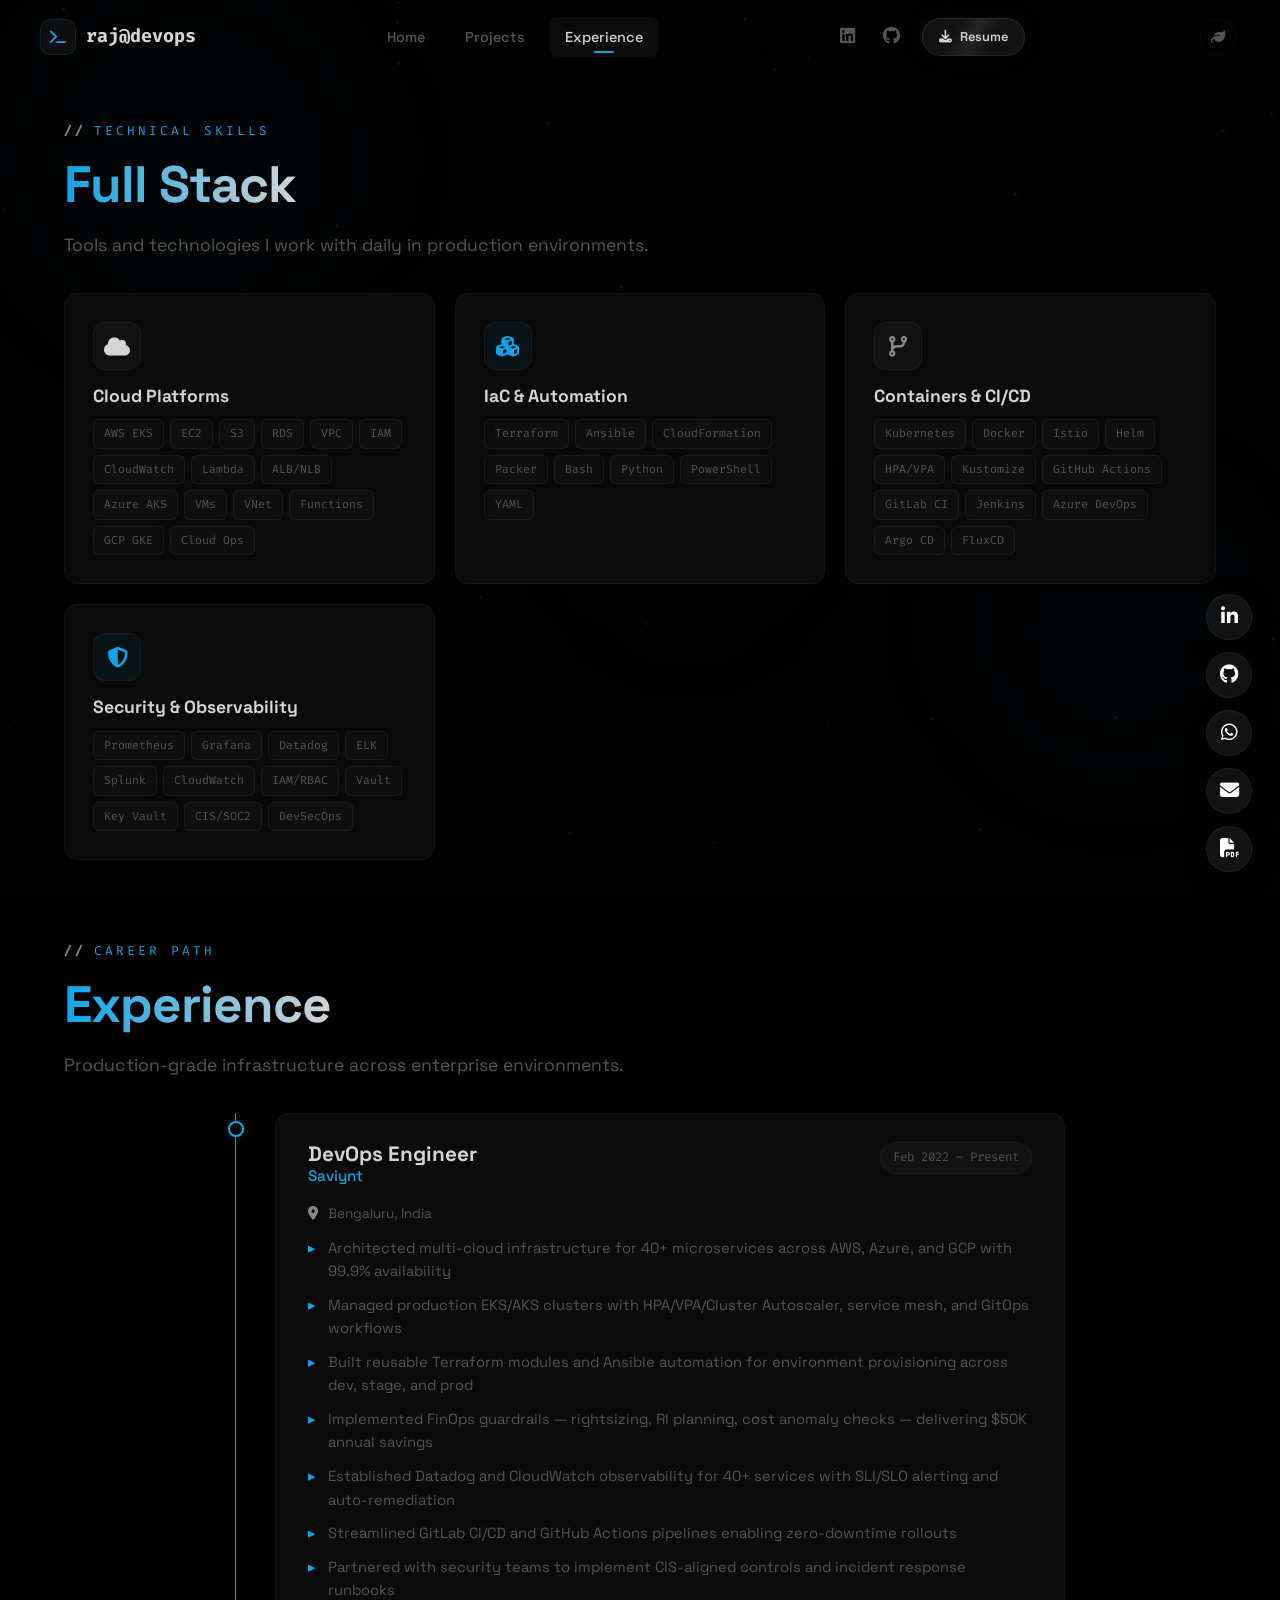
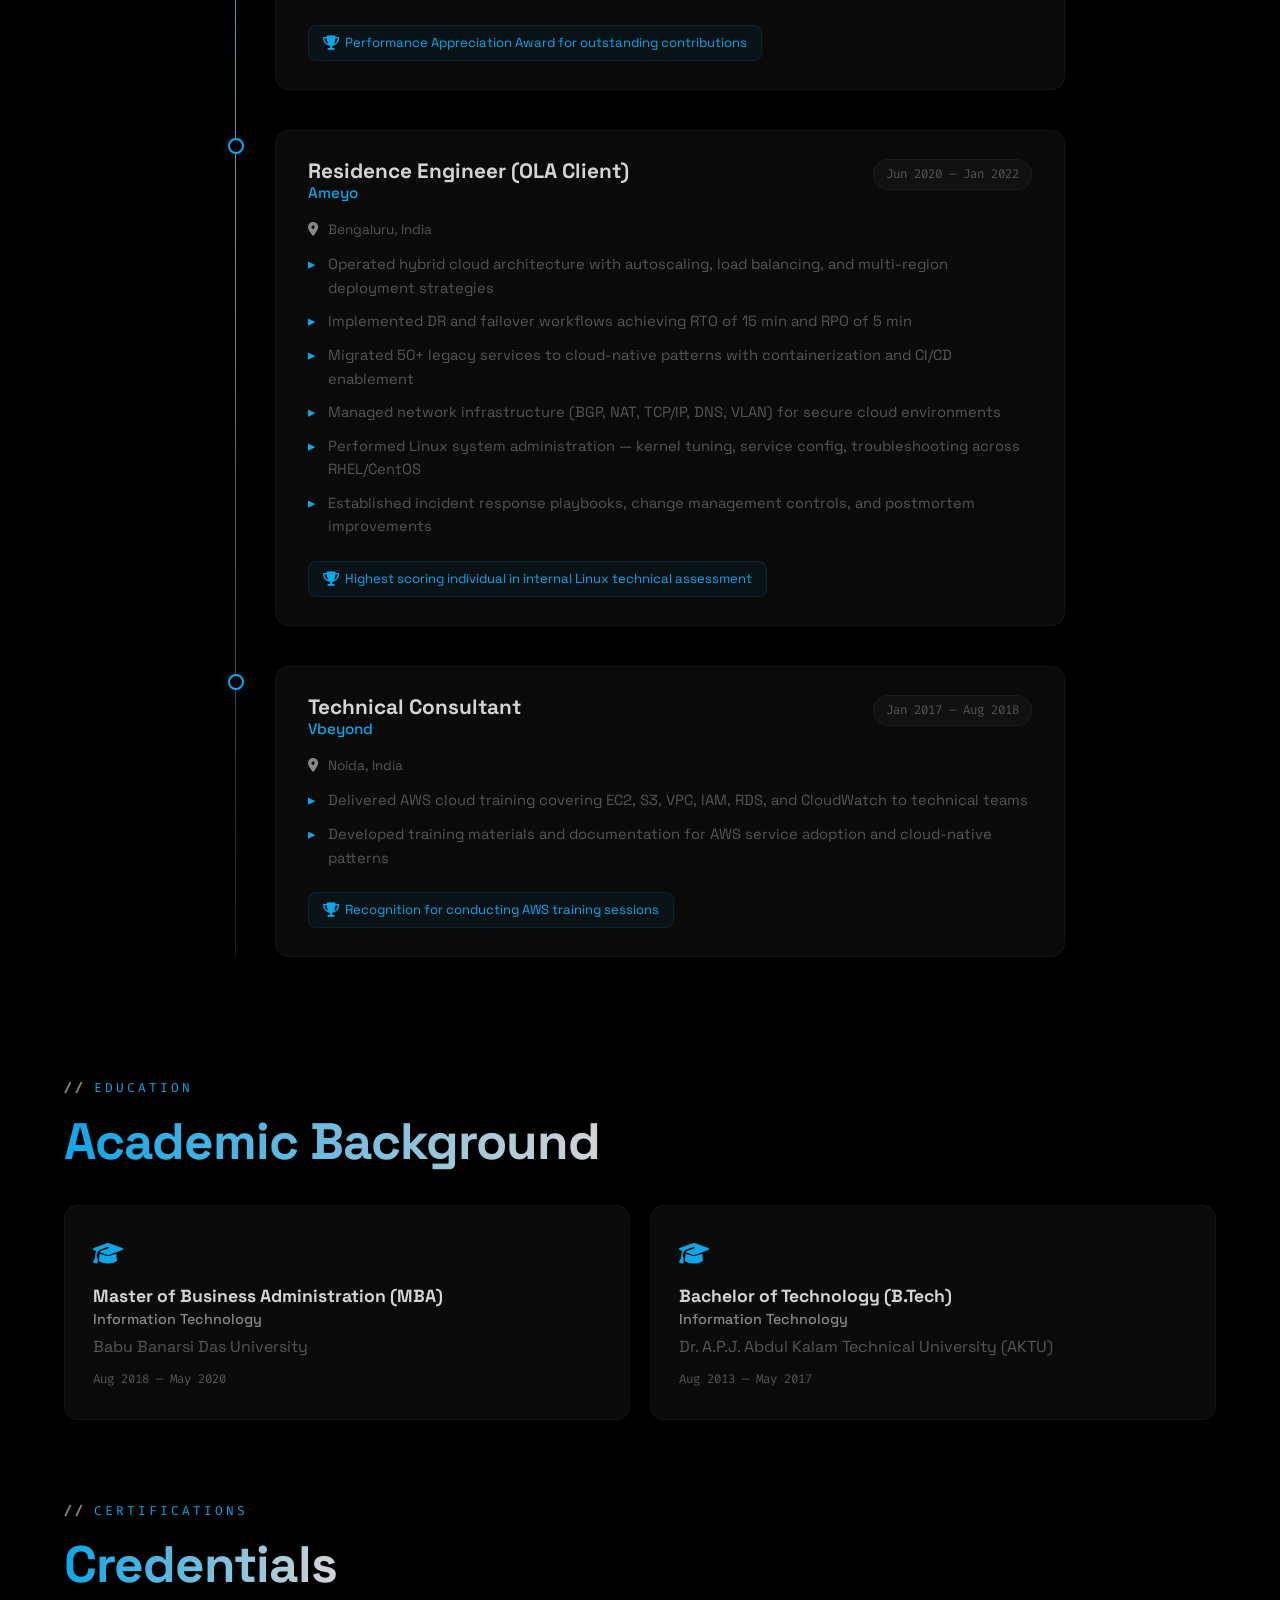
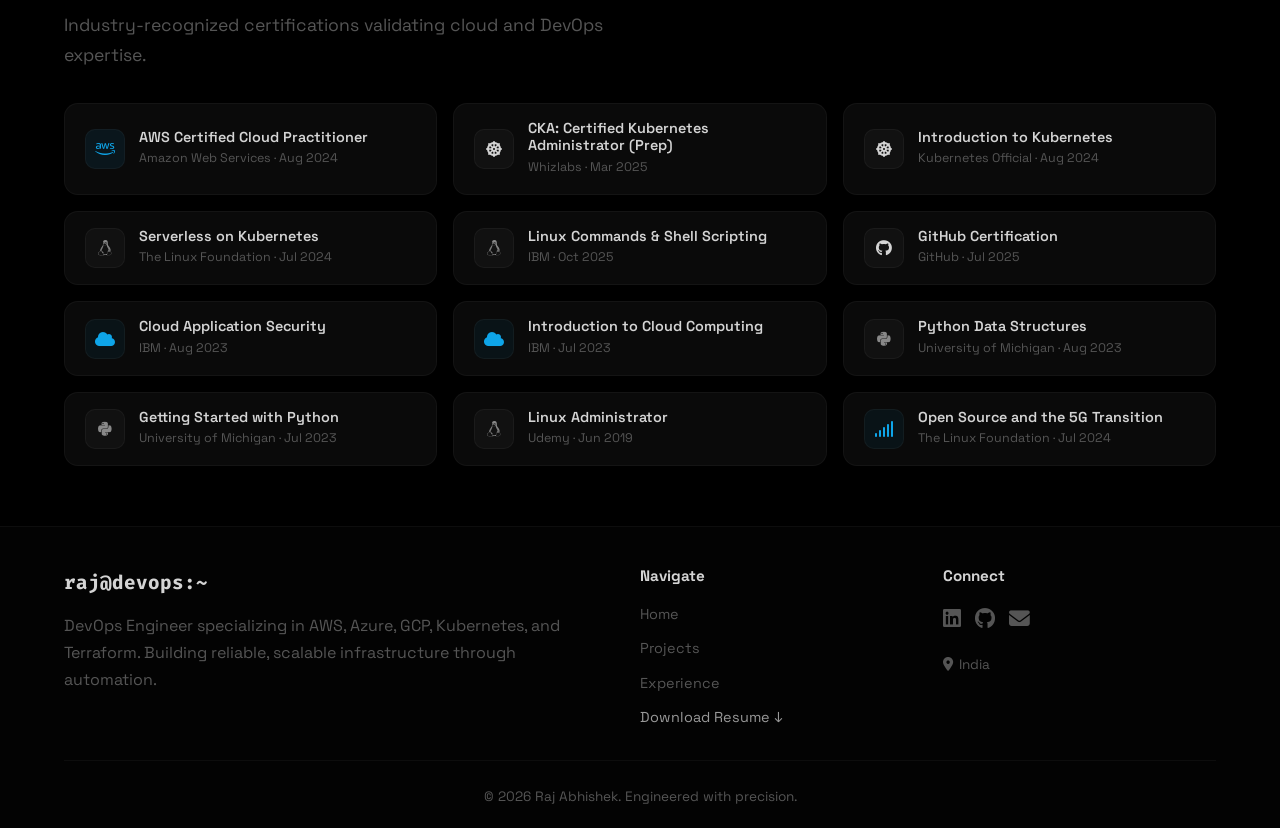
<file: about.html>
<!DOCTYPE html>
<html lang="en">
<head>
  <meta charset="UTF-8">
  <meta name="viewport" content="width=device-width, initial-scale=1.0">
  <meta name="description" content="Raj Abhishek — Experience, Skills, Education &amp; Certifications">
  <title>Experience | Raj Abhishek</title>
  <link rel="icon" href="favicon.svg" type="image/svg+xml">
  <link rel="canonical" href="https://rajcommit.github.io/portfolio-devops/about.html">
  <meta property="og:type" content="website">
  <meta property="og:title" content="Experience | Raj Abhishek">
  <meta property="og:description" content="DevOps experience, technical skills, education, and certifications — Raj Abhishek.">
  <meta property="og:url" content="https://rajcommit.github.io/portfolio-devops/about.html">
  <meta name="twitter:card" content="summary">
  <meta name="twitter:title" content="Experience | Raj Abhishek">
  <meta name="twitter:description" content="DevOps experience, technical skills, education, and certifications — Raj Abhishek.">
  <script type="application/ld+json">
  {"@context":"https://schema.org","@type":"Person","name":"Raj Abhishek","jobTitle":"DevOps Engineer","url":"https://rajcommit.github.io/portfolio-devops/","sameAs":["https://linkedin.com/in/raj-abhishek-devops","https://github.com/Rajcommit"],"email":"raj.vbeyond@gmail.com"}
  </script>
  <link rel="preconnect" href="https://fonts.googleapis.com">
  <link rel="preconnect" href="https://fonts.gstatic.com" crossorigin>
  <link rel="preconnect" href="https://cdnjs.cloudflare.com">
  <link rel="stylesheet" href="https://cdnjs.cloudflare.com/ajax/libs/font-awesome/6.5.0/css/all.min.css">
  <link rel="stylesheet" href="style.css">
</head>
<body>
  <a href="#main-content" class="skip-link">Skip to content</a>
  <div class="orb orb-1" aria-hidden="true"></div>
  <div class="orb orb-2" aria-hidden="true"></div>
  <div class="orb orb-3" aria-hidden="true"></div>

  <div class="mobile-nav">
    <button type="button" class="close-btn" aria-label="Close menu"><i class="fas fa-times"></i></button>
    <a href="index.html">Home</a>
    <a href="projects.html">Projects</a>
    <a href="about.html">Experience</a>
    <a href="resume.pdf" download="Raj-Abhishek-DevOps-Resume.pdf">Resume</a>
  </div>

  <header class="navbar">
    <div class="container navbar-inner">
      <a href="index.html" class="brand">
        <div class="brand-icon"><i class="fas fa-terminal"></i></div>
        raj@devops
      </a>
      <nav class="nav-links">
        <a href="index.html">Home</a>
        <a href="projects.html">Projects</a>
        <a href="about.html" class="active">Experience</a>
      </nav>
      <div class="nav-actions">
        <a href="https://linkedin.com/in/raj-abhishek-devops" target="_blank" rel="noopener noreferrer" class="nav-social" aria-label="LinkedIn"><i class="fab fa-linkedin"></i></a>
        <a href="https://github.com/Rajcommit" target="_blank" rel="noopener noreferrer" class="nav-social" aria-label="GitHub"><i class="fab fa-github"></i></a>
        <a href="resume.pdf" download="Raj-Abhishek-DevOps-Resume.pdf" class="btn btn-glow btn-sm"><i class="fas fa-download"></i> Resume</a>
      </div>
      <button type="button" class="theme-toggle" aria-label="Toggle theme"><i class="fas fa-leaf"></i></button>
      <button type="button" class="mobile-toggle" aria-label="Open menu"><i class="fas fa-bars"></i></button>
    </div>
  </header>

  <main id="main-content">
    <!-- Skills -->
    <section class="section" style="padding-top:120px">
      <div class="container">
        <div class="section-label reveal">Technical Skills</div>
        <h2 class="section-title reveal"><span class="gradient-text">Full Stack</span></h2>
        <p class="section-desc reveal">Tools and technologies I work with daily in production environments.</p>
        <div class="skills-grid">
          <div class="glass-card skill-card reveal">
            <div class="skill-icon cloud"><i class="fas fa-cloud"></i></div>
            <h3>Cloud Platforms</h3>
            <div class="skill-tags" style="margin-top:12px">
              <span class="skill-tag">AWS EKS</span><span class="skill-tag">EC2</span><span class="skill-tag">S3</span>
              <span class="skill-tag">RDS</span><span class="skill-tag">VPC</span><span class="skill-tag">IAM</span>
              <span class="skill-tag">CloudWatch</span><span class="skill-tag">Lambda</span><span class="skill-tag">ALB/NLB</span>
              <span class="skill-tag">Azure AKS</span><span class="skill-tag">VMs</span><span class="skill-tag">VNet</span>
              <span class="skill-tag">Functions</span><span class="skill-tag">GCP GKE</span><span class="skill-tag">Cloud Ops</span>
            </div>
          </div>
          <div class="glass-card skill-card reveal delay-1">
            <div class="skill-icon iac"><i class="fas fa-cubes"></i></div>
            <h3>IaC &amp; Automation</h3>
            <div class="skill-tags" style="margin-top:12px">
              <span class="skill-tag">Terraform</span><span class="skill-tag">Ansible</span>
              <span class="skill-tag">CloudFormation</span><span class="skill-tag">Packer</span>
              <span class="skill-tag">Bash</span><span class="skill-tag">Python</span>
              <span class="skill-tag">PowerShell</span><span class="skill-tag">YAML</span>
            </div>
          </div>
          <div class="glass-card skill-card reveal delay-2">
            <div class="skill-icon cicd"><i class="fas fa-code-branch"></i></div>
            <h3>Containers &amp; CI/CD</h3>
            <div class="skill-tags" style="margin-top:12px">
              <span class="skill-tag">Kubernetes</span><span class="skill-tag">Docker</span><span class="skill-tag">Istio</span>
              <span class="skill-tag">Helm</span><span class="skill-tag">HPA/VPA</span><span class="skill-tag">Kustomize</span>
              <span class="skill-tag">GitHub Actions</span><span class="skill-tag">GitLab CI</span>
              <span class="skill-tag">Jenkins</span><span class="skill-tag">Azure DevOps</span>
              <span class="skill-tag">Argo CD</span><span class="skill-tag">FluxCD</span>
            </div>
          </div>
          <div class="glass-card skill-card reveal delay-3">
            <div class="skill-icon security"><i class="fas fa-shield-halved"></i></div>
            <h3>Security &amp; Observability</h3>
            <div class="skill-tags" style="margin-top:12px">
              <span class="skill-tag">Prometheus</span><span class="skill-tag">Grafana</span>
              <span class="skill-tag">Datadog</span><span class="skill-tag">ELK</span>
              <span class="skill-tag">Splunk</span><span class="skill-tag">CloudWatch</span>
              <span class="skill-tag">IAM/RBAC</span><span class="skill-tag">Vault</span>
              <span class="skill-tag">Key Vault</span><span class="skill-tag">CIS/SOC2</span><span class="skill-tag">DevSecOps</span>
            </div>
          </div>
        </div>
      </div>
    </section>

    <!-- Experience -->
    <section class="section" style="padding-top:20px">
      <div class="container">
        <div class="section-label reveal">Career Path</div>
        <h2 class="section-title reveal"><span class="gradient-text">Experience</span></h2>
        <p class="section-desc reveal">Production-grade infrastructure across enterprise environments.</p>

        <div class="timeline">
          <!-- Saviynt -->
          <div class="tl-item reveal">
            <div class="tl-dot"></div>
            <div class="glass-card tl-card">
              <div class="tl-header">
                <div>
                  <h3>DevOps Engineer</h3>
                  <h4>Saviynt</h4>
                </div>
                <span class="tl-date">Feb 2022 — Present</span>
              </div>
              <p class="tl-location"><i class="fas fa-map-marker-alt"></i> Bengaluru, India</p>
              <ul>
                <li>Architected multi-cloud infrastructure for 40+ microservices across AWS, Azure, and GCP with 99.9% availability</li>
                <li>Managed production EKS/AKS clusters with HPA/VPA/Cluster Autoscaler, service mesh, and GitOps workflows</li>
                <li>Built reusable Terraform modules and Ansible automation for environment provisioning across dev, stage, and prod</li>
                <li>Implemented FinOps guardrails — rightsizing, RI planning, cost anomaly checks — delivering $50K annual savings</li>
                <li>Established Datadog and CloudWatch observability for 40+ services with SLI/SLO alerting and auto-remediation</li>
                <li>Streamlined GitLab CI/CD and GitHub Actions pipelines enabling zero-downtime rollouts</li>
                <li>Partnered with security teams to implement CIS-aligned controls and incident response runbooks</li>
              </ul>
              <div class="tl-award"><i class="fas fa-trophy"></i> Performance Appreciation Award for outstanding contributions</div>
            </div>
          </div>

          <!-- Ameyo -->
          <div class="tl-item reveal">
            <div class="tl-dot"></div>
            <div class="glass-card tl-card">
              <div class="tl-header">
                <div>
                  <h3>Residence Engineer (OLA Client)</h3>
                  <h4>Ameyo</h4>
                </div>
                <span class="tl-date">Jun 2020 — Jan 2022</span>
              </div>
              <p class="tl-location"><i class="fas fa-map-marker-alt"></i> Bengaluru, India</p>
              <ul>
                <li>Operated hybrid cloud architecture with autoscaling, load balancing, and multi-region deployment strategies</li>
                <li>Implemented DR and failover workflows achieving RTO of 15 min and RPO of 5 min</li>
                <li>Migrated 50+ legacy services to cloud-native patterns with containerization and CI/CD enablement</li>
                <li>Managed network infrastructure (BGP, NAT, TCP/IP, DNS, VLAN) for secure cloud environments</li>
                <li>Performed Linux system administration — kernel tuning, service config, troubleshooting across RHEL/CentOS</li>
                <li>Established incident response playbooks, change management controls, and postmortem improvements</li>
              </ul>
              <div class="tl-award"><i class="fas fa-trophy"></i> Highest scoring individual in internal Linux technical assessment</div>
            </div>
          </div>

          <!-- Vbeyond -->
          <div class="tl-item reveal">
            <div class="tl-dot"></div>
            <div class="glass-card tl-card">
              <div class="tl-header">
                <div>
                  <h3>Technical Consultant</h3>
                  <h4>Vbeyond</h4>
                </div>
                <span class="tl-date">Jan 2017 — Aug 2018</span>
              </div>
              <p class="tl-location"><i class="fas fa-map-marker-alt"></i> Noida, India</p>
              <ul>
                <li>Delivered AWS cloud training covering EC2, S3, VPC, IAM, RDS, and CloudWatch to technical teams</li>
                <li>Developed training materials and documentation for AWS service adoption and cloud-native patterns</li>
              </ul>
              <div class="tl-award"><i class="fas fa-trophy"></i> Recognition for conducting AWS training sessions</div>
            </div>
          </div>
        </div>
      </div>
    </section>

    <!-- Education -->
    <section class="section" style="padding-top:20px">
      <div class="container">
        <div class="section-label reveal">Education</div>
        <h2 class="section-title reveal"><span class="gradient-text">Academic Background</span></h2>
        <div class="edu-grid" style="margin-top:32px">
          <div class="glass-card edu-card reveal">
            <div class="edu-icon"><i class="fas fa-graduation-cap"></i></div>
            <h3>Master of Business Administration (MBA)</h3>
            <h4>Information Technology</h4>
            <p style="margin-bottom:4px">Babu Banarsi Das University</p>
            <span class="edu-date">Aug 2018 — May 2020</span>
          </div>
          <div class="glass-card edu-card reveal delay-1">
            <div class="edu-icon"><i class="fas fa-graduation-cap"></i></div>
            <h3>Bachelor of Technology (B.Tech)</h3>
            <h4>Information Technology</h4>
            <p style="margin-bottom:4px">Dr. A.P.J. Abdul Kalam Technical University (AKTU)</p>
            <span class="edu-date">Aug 2013 — May 2017</span>
          </div>
        </div>
      </div>
    </section>

    <!-- Certifications -->
    <section class="section" style="padding-top:20px">
      <div class="container">
        <div class="section-label reveal">Certifications</div>
        <h2 class="section-title reveal"><span class="gradient-text">Credentials</span></h2>
        <p class="section-desc reveal">Industry-recognized certifications validating cloud and DevOps expertise.</p>
        <div class="certs-grid">
          <div class="glass-card cert-item reveal">
            <div class="cert-badge aws"><i class="fab fa-aws"></i></div>
            <div class="cert-info"><h4>AWS Certified Cloud Practitioner</h4><p>Amazon Web Services · Aug 2024</p></div>
          </div>
          <div class="glass-card cert-item reveal delay-1">
            <div class="cert-badge k8s"><i class="fas fa-dharmachakra"></i></div>
            <div class="cert-info"><h4>CKA: Certified Kubernetes Administrator (Prep)</h4><p>Whizlabs · Mar 2025</p></div>
          </div>
          <div class="glass-card cert-item reveal">
            <div class="cert-badge k8s"><i class="fas fa-dharmachakra"></i></div>
            <div class="cert-info"><h4>Introduction to Kubernetes</h4><p>Kubernetes Official · Aug 2024</p></div>
          </div>
          <div class="glass-card cert-item reveal delay-1">
            <div class="cert-badge linux"><i class="fab fa-linux"></i></div>
            <div class="cert-info"><h4>Serverless on Kubernetes</h4><p>The Linux Foundation · Jul 2024</p></div>
          </div>
          <div class="glass-card cert-item reveal">
            <div class="cert-badge linux"><i class="fab fa-linux"></i></div>
            <div class="cert-info"><h4>Linux Commands &amp; Shell Scripting</h4><p>IBM · Oct 2025</p></div>
          </div>
          <div class="glass-card cert-item reveal delay-1">
            <div class="cert-badge dev"><i class="fab fa-github"></i></div>
            <div class="cert-info"><h4>GitHub Certification</h4><p>GitHub · Jul 2025</p></div>
          </div>
          <div class="glass-card cert-item reveal">
            <div class="cert-badge cloud"><i class="fas fa-cloud"></i></div>
            <div class="cert-info"><h4>Cloud Application Security</h4><p>IBM · Aug 2023</p></div>
          </div>
          <div class="glass-card cert-item reveal delay-1">
            <div class="cert-badge cloud"><i class="fas fa-cloud"></i></div>
            <div class="cert-info"><h4>Introduction to Cloud Computing</h4><p>IBM · Jul 2023</p></div>
          </div>
          <div class="glass-card cert-item reveal">
            <div class="cert-badge lang"><i class="fab fa-python"></i></div>
            <div class="cert-info"><h4>Python Data Structures</h4><p>University of Michigan · Aug 2023</p></div>
          </div>
          <div class="glass-card cert-item reveal delay-1">
            <div class="cert-badge lang"><i class="fab fa-python"></i></div>
            <div class="cert-info"><h4>Getting Started with Python</h4><p>University of Michigan · Jul 2023</p></div>
          </div>
          <div class="glass-card cert-item reveal">
            <div class="cert-badge linux"><i class="fab fa-linux"></i></div>
            <div class="cert-info"><h4>Linux Administrator</h4><p>Udemy · Jun 2019</p></div>
          </div>
          <div class="glass-card cert-item reveal delay-1">
            <div class="cert-badge cloud"><i class="fas fa-signal"></i></div>
            <div class="cert-info"><h4>Open Source and the 5G Transition</h4><p>The Linux Foundation · Jul 2024</p></div>
          </div>
        </div>
      </div>
    </section>
  </main>

  <!-- Floating Actions -->
  <div class="floating-actions" role="complementary" aria-label="Social links">
    <a href="https://linkedin.com/in/raj-abhishek-devops" target="_blank" rel="noopener noreferrer" class="float-btn li" aria-label="LinkedIn"><i class="fab fa-linkedin-in"></i></a>
    <a href="https://github.com/Rajcommit" target="_blank" rel="noopener noreferrer" class="float-btn gh" aria-label="GitHub"><i class="fab fa-github"></i></a>
    <a href="https://wa.me/918429860628" target="_blank" rel="noopener noreferrer" class="float-btn wa" aria-label="WhatsApp"><i class="fab fa-whatsapp"></i></a>
    <a href="mailto:raj.vbeyond@gmail.com" class="float-btn em" aria-label="Email"><i class="fas fa-envelope"></i></a>
    <a href="resume.pdf" download="Raj-Abhishek-DevOps-Resume.pdf" class="float-btn rs" aria-label="Resume"><i class="fas fa-file-pdf"></i></a>
  </div>

  <footer class="footer">
    <div class="container">
      <div class="footer-grid">
        <div>
          <div class="footer-brand">raj@devops:~</div>
          <p>DevOps Engineer specializing in AWS, Azure, GCP, Kubernetes, and Terraform. Building reliable, scalable infrastructure through automation.</p>
        </div>
        <div>
          <h4>Navigate</h4>
          <div class="footer-links">
            <a href="index.html">Home</a>
            <a href="projects.html">Projects</a>
            <a href="about.html">Experience</a>
            <a href="resume.pdf" download="Raj-Abhishek-DevOps-Resume.pdf" style="color:var(--gold)">Download Resume ↓</a>
          </div>
        </div>
        <div>
          <h4>Connect</h4>
          <div class="footer-social">
            <a href="https://linkedin.com/in/raj-abhishek-devops" target="_blank" rel="noopener noreferrer" aria-label="LinkedIn"><i class="fab fa-linkedin"></i></a>
            <a href="https://github.com/Rajcommit" target="_blank" rel="noopener noreferrer" aria-label="GitHub"><i class="fab fa-github"></i></a>
            <a href="mailto:raj.vbeyond@gmail.com" aria-label="Email"><i class="fas fa-envelope"></i></a>
          </div>
          <p style="font-size:0.85rem;color:var(--text-dim)"><i class="fas fa-map-marker-alt" style="margin-right:6px;color:var(--gold)"></i>India</p>
        </div>
      </div>
      <div class="footer-bottom">
        <p>&copy; 2026 Raj Abhishek. Engineered with precision.</p>
      </div>
    </div>
  </footer>

  <button type="button" class="back-to-top" aria-label="Back to top"><i class="fas fa-chevron-up"></i></button>
  <script src="script.js" defer></script>
</body>
</html>
</file>
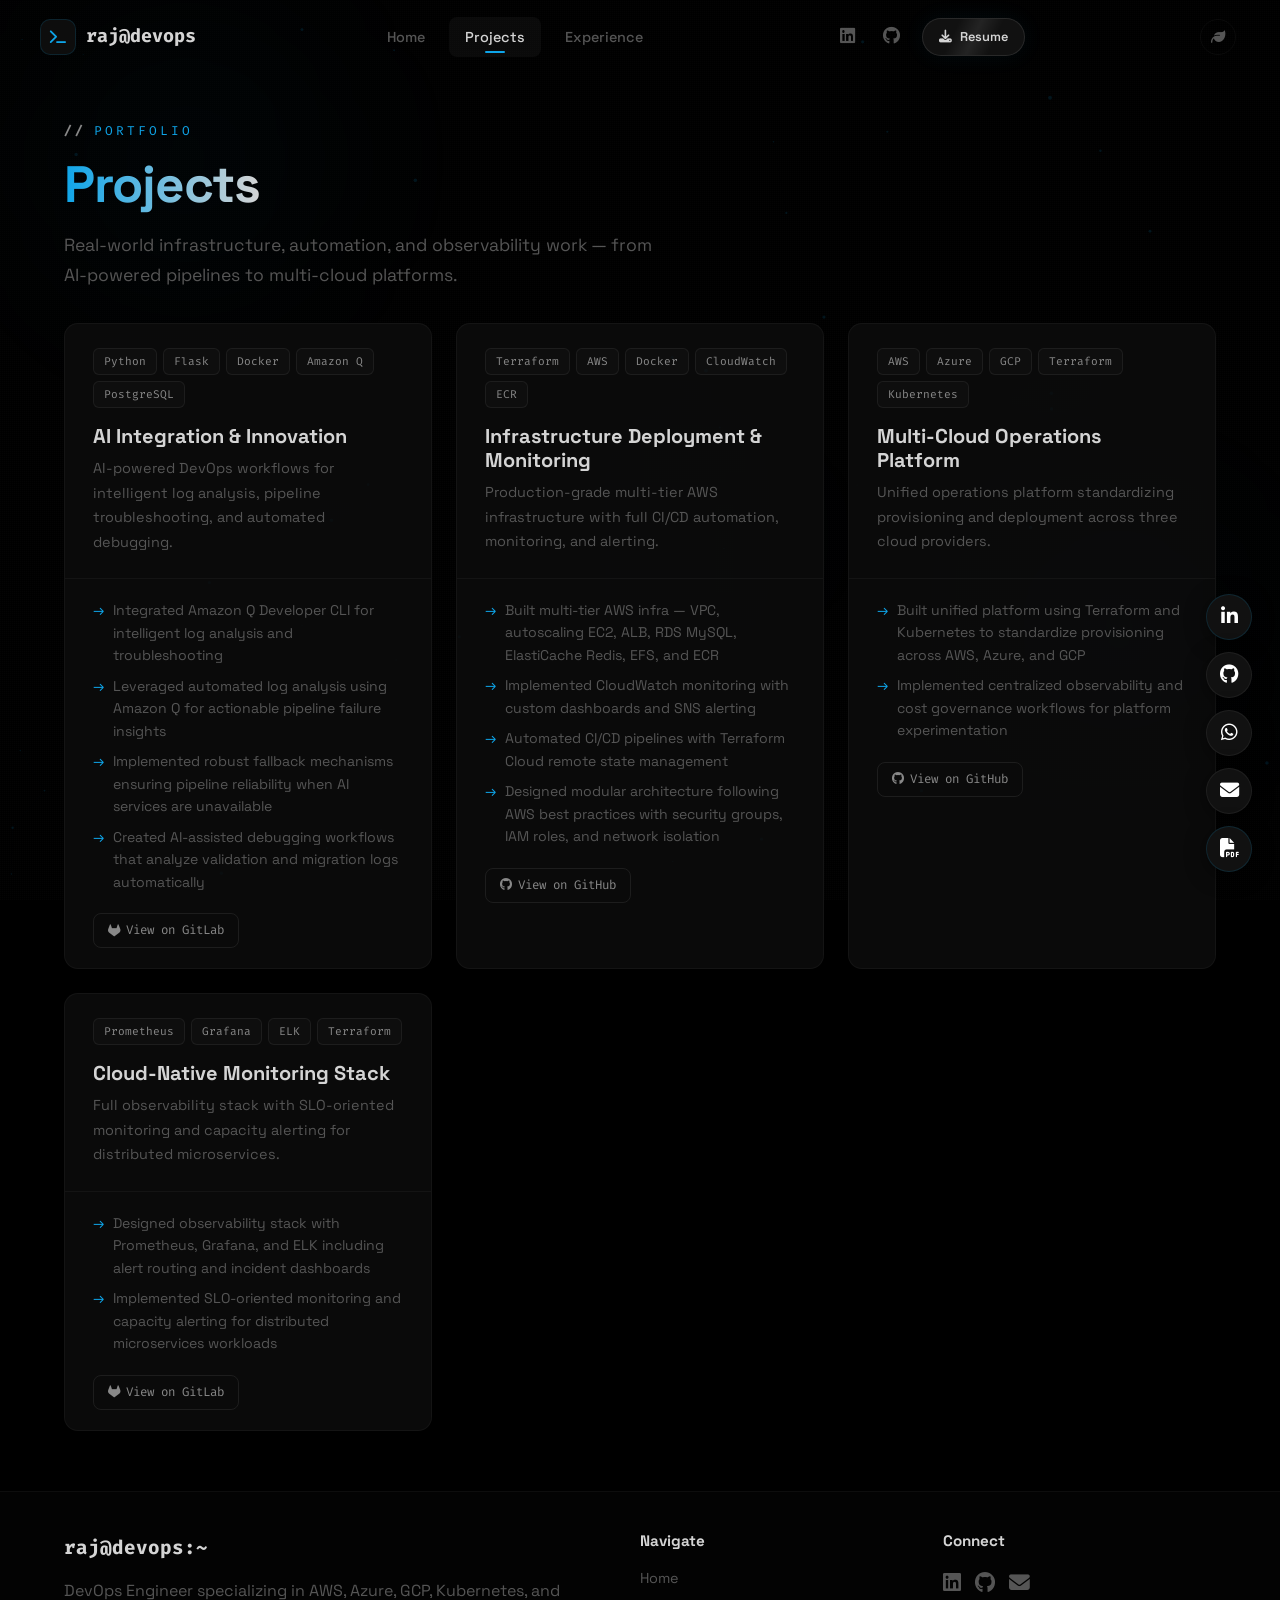
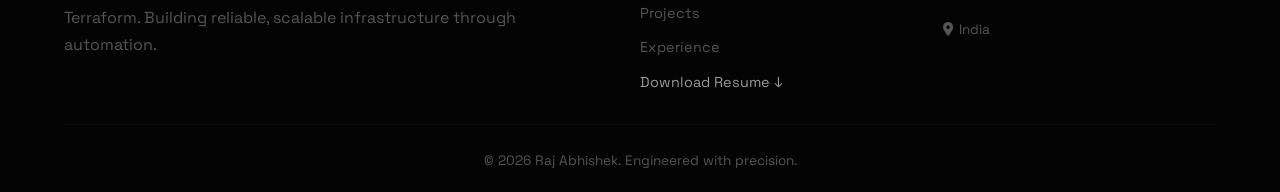
<file: projects.html>
<!DOCTYPE html>
<html lang="en">
<head>
  <meta charset="UTF-8">
  <meta name="viewport" content="width=device-width, initial-scale=1.0">
  <meta name="description" content="Raj Abhishek — DevOps Projects & Infrastructure Work">
  <title>Projects | Raj Abhishek</title>
  <link rel="icon" href="favicon.svg" type="image/svg+xml">
  <link rel="canonical" href="https://rajcommit.github.io/portfolio-devops/projects.html">
  <meta property="og:type" content="website">
  <meta property="og:title" content="Projects | Raj Abhishek">
  <meta property="og:description" content="DevOps projects — AI integration, Terraform infrastructure, multi-cloud ops, monitoring stacks.">
  <meta property="og:url" content="https://rajcommit.github.io/portfolio-devops/projects.html">
  <meta name="twitter:card" content="summary">
  <meta name="twitter:title" content="Projects | Raj Abhishek">
  <meta name="twitter:description" content="DevOps projects — AI integration, Terraform infrastructure, multi-cloud ops, monitoring stacks.">
  <script type="application/ld+json">
  {"@context":"https://schema.org","@type":"Person","name":"Raj Abhishek","jobTitle":"DevOps Engineer","url":"https://rajcommit.github.io/portfolio-devops/","sameAs":["https://linkedin.com/in/raj-abhishek-devops","https://github.com/Rajcommit"],"email":"raj.vbeyond@gmail.com"}
  </script>
  <link rel="preconnect" href="https://fonts.googleapis.com">
  <link rel="preconnect" href="https://fonts.gstatic.com" crossorigin>
  <link rel="preconnect" href="https://cdnjs.cloudflare.com">
  <link rel="stylesheet" href="https://cdnjs.cloudflare.com/ajax/libs/font-awesome/6.5.0/css/all.min.css">
  <link rel="stylesheet" href="style.css">
</head>
<body>
  <a href="#main-content" class="skip-link">Skip to content</a>
  <div class="orb orb-1" aria-hidden="true"></div>
  <div class="orb orb-2" aria-hidden="true"></div>
  <div class="orb orb-3" aria-hidden="true"></div>

  <div class="mobile-nav">
    <button type="button" class="close-btn" aria-label="Close menu"><i class="fas fa-times"></i></button>
    <a href="index.html">Home</a>
    <a href="projects.html">Projects</a>
    <a href="about.html">Experience</a>
    <a href="resume.pdf" download="Raj-Abhishek-DevOps-Resume.pdf">Resume</a>
  </div>

  <header class="navbar">
    <div class="container navbar-inner">
      <a href="index.html" class="brand">
        <div class="brand-icon"><i class="fas fa-terminal"></i></div>
        raj@devops
      </a>
      <nav class="nav-links">
        <a href="index.html">Home</a>
        <a href="projects.html" class="active">Projects</a>
        <a href="about.html">Experience</a>
      </nav>
      <div class="nav-actions">
        <a href="https://linkedin.com/in/raj-abhishek-devops" target="_blank" rel="noopener noreferrer" class="nav-social" aria-label="LinkedIn"><i class="fab fa-linkedin"></i></a>
        <a href="https://github.com/Rajcommit" target="_blank" rel="noopener noreferrer" class="nav-social" aria-label="GitHub"><i class="fab fa-github"></i></a>
        <a href="resume.pdf" download="Raj-Abhishek-DevOps-Resume.pdf" class="btn btn-glow btn-sm"><i class="fas fa-download"></i> Resume</a>
      </div>
      <button type="button" class="theme-toggle" aria-label="Toggle theme"><i class="fas fa-leaf"></i></button>
      <button type="button" class="mobile-toggle" aria-label="Open menu"><i class="fas fa-bars"></i></button>
    </div>
  </header>

  <main id="main-content">
    <section class="section" style="padding-top:120px">
      <div class="container">
        <div class="section-label reveal">Portfolio</div>
        <h2 class="section-title reveal"><span class="gradient-text">Projects</span></h2>
        <p class="section-desc reveal">Real-world infrastructure, automation, and observability work — from AI-powered pipelines to multi-cloud platforms.</p>

        <div class="projects-grid">

          <!-- AI Integration -->
          <div class="glass-card project-card reveal">
            <div class="project-top">
              <div class="tags">
                <span class="tag">Python</span><span class="tag">Flask</span><span class="tag">Docker</span><span class="tag">Amazon Q</span><span class="tag">PostgreSQL</span>
              </div>
              <h3>AI Integration &amp; Innovation</h3>
              <p>AI-powered DevOps workflows for intelligent log analysis, pipeline troubleshooting, and automated debugging.</p>
            </div>
            <div class="project-body">
              <ul>
                <li>Integrated Amazon Q Developer CLI for intelligent log analysis and troubleshooting</li>
                <li>Leveraged automated log analysis using Amazon Q for actionable pipeline failure insights</li>
                <li>Implemented robust fallback mechanisms ensuring pipeline reliability when AI services are unavailable</li>
                <li>Created AI-assisted debugging workflows that analyze validation and migration logs automatically</li>
              </ul>
              <a href="https://gitlab.com/rajcommit1/custom/pitr" target="_blank" rel="noopener noreferrer" class="project-link"><i class="fab fa-gitlab"></i> View on GitLab</a>
            </div>
          </div>

          <!-- Infrastructure Deployment -->
          <div class="glass-card project-card reveal delay-1">
            <div class="project-top">
              <div class="tags">
                <span class="tag">Terraform</span><span class="tag">AWS</span><span class="tag">Docker</span><span class="tag">CloudWatch</span><span class="tag">ECR</span>
              </div>
              <h3>Infrastructure Deployment &amp; Monitoring</h3>
              <p>Production-grade multi-tier AWS infrastructure with full CI/CD automation, monitoring, and alerting.</p>
            </div>
            <div class="project-body">
              <ul>
                <li>Built multi-tier AWS infra — VPC, autoscaling EC2, ALB, RDS MySQL, ElastiCache Redis, EFS, and ECR</li>
                <li>Implemented CloudWatch monitoring with custom dashboards and SNS alerting</li>
                <li>Automated CI/CD pipelines with Terraform Cloud remote state management</li>
                <li>Designed modular architecture following AWS best practices with security groups, IAM roles, and network isolation</li>
              </ul>
              <a href="https://github.com/Rajcommit/Terraform" target="_blank" rel="noopener noreferrer" class="project-link"><i class="fab fa-github"></i> View on GitHub</a>
            </div>
          </div>

          <!-- Multi-Cloud Ops -->
          <div class="glass-card project-card reveal">
            <div class="project-top">
              <div class="tags">
                <span class="tag">AWS</span><span class="tag">Azure</span><span class="tag">GCP</span><span class="tag">Terraform</span><span class="tag">Kubernetes</span>
              </div>
              <h3>Multi-Cloud Operations Platform</h3>
              <p>Unified operations platform standardizing provisioning and deployment across three cloud providers.</p>
            </div>
            <div class="project-body">
              <ul>
                <li>Built unified platform using Terraform and Kubernetes to standardize provisioning across AWS, Azure, and GCP</li>
                <li>Implemented centralized observability and cost governance workflows for platform experimentation</li>
              </ul>
              <a href="https://github.com/Rajcommit/Projects/tree/main/project" target="_blank" rel="noopener noreferrer" class="project-link"><i class="fab fa-github"></i> View on GitHub</a>
            </div>
          </div>

          <!-- Monitoring Stack -->
          <div class="glass-card project-card reveal delay-1">
            <div class="project-top">
              <div class="tags">
                <span class="tag">Prometheus</span><span class="tag">Grafana</span><span class="tag">ELK</span><span class="tag">Terraform</span>
              </div>
              <h3>Cloud-Native Monitoring Stack</h3>
              <p>Full observability stack with SLO-oriented monitoring and capacity alerting for distributed microservices.</p>
            </div>
            <div class="project-body">
              <ul>
                <li>Designed observability stack with Prometheus, Grafana, and ELK including alert routing and incident dashboards</li>
                <li>Implemented SLO-oriented monitoring and capacity alerting for distributed microservices workloads</li>
              </ul>
              <a href="https://gitlab.com/rajcommit1/custom/govcloudwatchagent" target="_blank" rel="noopener noreferrer" class="project-link"><i class="fab fa-gitlab"></i> View on GitLab</a>
            </div>
          </div>

        </div>
      </div>
    </section>
  </main>

  <div class="floating-actions" role="complementary" aria-label="Social links">
    <a href="https://linkedin.com/in/raj-abhishek-devops" target="_blank" rel="noopener noreferrer" class="float-btn li" aria-label="LinkedIn"><i class="fab fa-linkedin-in"></i></a>
    <a href="https://github.com/Rajcommit" target="_blank" rel="noopener noreferrer" class="float-btn gh" aria-label="GitHub"><i class="fab fa-github"></i></a>
    <a href="https://wa.me/918429860628" target="_blank" rel="noopener noreferrer" class="float-btn wa" aria-label="WhatsApp"><i class="fab fa-whatsapp"></i></a>
    <a href="mailto:raj.vbeyond@gmail.com" class="float-btn em" aria-label="Email"><i class="fas fa-envelope"></i></a>
    <a href="resume.pdf" download="Raj-Abhishek-DevOps-Resume.pdf" class="float-btn rs" aria-label="Resume"><i class="fas fa-file-pdf"></i></a>
  </div>

  <footer class="footer">
    <div class="container">
      <div class="footer-grid">
        <div>
          <div class="footer-brand">raj@devops:~</div>
          <p>DevOps Engineer specializing in AWS, Azure, GCP, Kubernetes, and Terraform. Building reliable, scalable infrastructure through automation.</p>
        </div>
        <div>
          <h4>Navigate</h4>
          <div class="footer-links">
            <a href="index.html">Home</a>
            <a href="projects.html">Projects</a>
            <a href="about.html">Experience</a>
            <a href="resume.pdf" download="Raj-Abhishek-DevOps-Resume.pdf" style="color:var(--gold)">Download Resume ↓</a>
          </div>
        </div>
        <div>
          <h4>Connect</h4>
          <div class="footer-social">
            <a href="https://linkedin.com/in/raj-abhishek-devops" target="_blank" rel="noopener noreferrer" aria-label="LinkedIn"><i class="fab fa-linkedin"></i></a>
            <a href="https://github.com/Rajcommit" target="_blank" rel="noopener noreferrer" aria-label="GitHub"><i class="fab fa-github"></i></a>
            <a href="mailto:raj.vbeyond@gmail.com" aria-label="Email"><i class="fas fa-envelope"></i></a>
          </div>
          <p style="font-size:0.85rem;color:var(--text-dim)"><i class="fas fa-map-marker-alt" style="margin-right:6px;color:var(--gold)"></i>India</p>
        </div>
      </div>
      <div class="footer-bottom">
        <p>&copy; 2026 Raj Abhishek. Engineered with precision.</p>
      </div>
    </div>
  </footer>

  <button type="button" class="back-to-top" aria-label="Back to top"><i class="fas fa-chevron-up"></i></button>
  <script src="script.js" defer></script>
</body>
</html>
</file>
<file: style.css>
/* ═══════════════════════════════════════════════════════
   RAJ ABHISHEK — DARK CARBON THEME
   Pure black + subtle cyan trace
   ═══════════════════════════════════════════════════════ */
@import url('https://fonts.googleapis.com/css2?family=Space+Grotesk:wght@400;500;600;700&family=Fira+Code:wght@400;500;700&display=swap');

:root{
  --bg-void:#000000;
  --bg-base:#050505;
  --bg-card:rgba(13,13,13,0.8);
  --bg-card-hover:rgba(20,20,20,0.85);
  --text:#999;
  --text-dim:#555;
  --text-bright:#d4d4d4;
  --cyan:#0ea5e9;
  --cyan-dim:rgba(14,165,233,0.08);
  --cyan-mid:rgba(14,165,233,0.15);
  --cyan-glow:rgba(14,165,233,0.12);
  --gray:#888;
  --dark:#1a1a1a;
  --border:rgba(255,255,255,0.04);
  --border-glow:rgba(14,165,233,0.12);
  --glow:0 0 25px rgba(14,165,233,0.06);
  --glow-strong:0 0 30px rgba(14,165,233,0.1);
  --font:'Space Grotesk',system-ui,sans-serif;
  --mono:'Fira Code','JetBrains Mono',monospace;
  --radius:14px;
  --radius-sm:10px;
  --transition:all .3s cubic-bezier(.4,0,.2,1)
}
*,*::before,*::after{margin:0;padding:0;box-sizing:border-box}
html{scroll-behavior:smooth;font-size:16px;scroll-padding-top:80px}
body{background:var(--bg-void);color:var(--text);font-family:var(--font);line-height:1.7;overflow-x:hidden;-webkit-font-smoothing:antialiased}

/* Carbon fiber texture */
body::before{content:'';position:fixed;inset:0;background:
  repeating-linear-gradient(0deg,rgba(255,255,255,0.01) 0px,transparent 1px,transparent 2px),
  repeating-linear-gradient(90deg,rgba(255,255,255,0.01) 0px,transparent 1px,transparent 2px);
  background-size:4px 4px;z-index:-2;pointer-events:none}

/* Ambient — barely visible cyan traces */
.orb{position:fixed;border-radius:50%;pointer-events:none;z-index:-1;animation:drift 25s ease-in-out infinite alternate}
.orb-1{width:500px;height:500px;top:-10%;left:-5%;background:radial-gradient(circle,rgba(14,165,233,0.04),transparent 60%);filter:blur(80px)}
.orb-2{width:450px;height:450px;bottom:5%;right:-5%;background:radial-gradient(circle,rgba(14,165,233,0.03),transparent 60%);filter:blur(80px);animation-delay:-12s}
.orb-3{width:350px;height:350px;top:40%;left:40%;background:radial-gradient(circle,rgba(14,165,233,0.02),transparent 60%);filter:blur(80px);animation-delay:-6s}
@keyframes drift{0%{transform:translate(0,0)}50%{transform:translate(30px,-20px)}100%{transform:translate(-20px,25px)}}

a{text-decoration:none;color:inherit;transition:var(--transition)}
h1,h2,h3,h4{color:var(--text-bright);font-weight:700;line-height:1.2}
p{color:var(--text-dim);font-size:1rem}
.container{max-width:1200px;margin:0 auto;padding:0 24px}
.section{padding:60px 0}
.section-label{font-family:var(--mono);font-size:.8rem;color:var(--cyan);text-transform:uppercase;letter-spacing:3px;margin-bottom:12px;display:flex;align-items:center;gap:8px}
.section-label::before{content:'//';color:var(--gray);font-weight:700}
.section-title{font-size:clamp(2rem,5vw,3.2rem);margin-bottom:16px;letter-spacing:-1px}
.section-desc{font-size:1.1rem;max-width:600px;margin-bottom:32px}
/* Animated gradient text */
.gradient-text{background:linear-gradient(270deg,var(--text-bright),var(--cyan),var(--text-bright),var(--cyan));background-size:300% 300%;-webkit-background-clip:text;-webkit-text-fill-color:transparent;background-clip:text;animation:shimmer 6s ease infinite}
@keyframes shimmer{0%{background-position:0% 50%}50%{background-position:100% 50%}100%{background-position:0% 50%}}

/* ── NAVBAR ── */
.navbar{position:fixed;top:0;width:100%;z-index:1000;transition:var(--transition)}
.navbar-inner{display:flex;align-items:center;justify-content:space-between;padding:16px 0}
.navbar.scrolled{background:rgba(0,0,0,0.92);backdrop-filter:blur(20px);border-bottom:1px solid var(--border)}
.brand{display:flex;align-items:center;gap:10px;font-family:var(--mono);font-weight:700;font-size:1.15rem;color:var(--text-bright)}
.brand-icon{width:36px;height:36px;border-radius:10px;background:#0d0d0d;border:1px solid rgba(14,165,233,0.15);display:flex;align-items:center;justify-content:center;font-size:.9rem;color:var(--cyan)}
.nav-links{display:flex;gap:8px}
.nav-links a{padding:8px 16px;border-radius:8px;font-size:.9rem;font-weight:500;color:var(--text-dim);position:relative}
.nav-links a:hover,.nav-links a.active{color:var(--text-bright);background:rgba(255,255,255,0.04)}
.nav-links a.active::after{content:'';position:absolute;bottom:4px;left:50%;transform:translateX(-50%);width:20px;height:2px;background:var(--cyan);border-radius:2px}
.nav-actions{display:flex;align-items:center;gap:16px}
.nav-social{color:var(--text-dim);font-size:1.1rem;padding:6px}
.nav-social:hover{color:var(--text-bright);transform:translateY(-2px)}

/* Buttons */
.btn{display:inline-flex;align-items:center;gap:8px;padding:10px 22px;border-radius:100px;font-weight:600;font-size:.88rem;transition:var(--transition);cursor:pointer;border:none}
.btn-glow{background:#111;color:var(--text-bright);border:1px solid rgba(255,255,255,0.1);box-shadow:var(--glow);position:relative;overflow:hidden}
.btn-glow::after{content:'';position:absolute;top:-50%;left:-50%;width:200%;height:200%;background:linear-gradient(90deg,transparent 40%,rgba(255,255,255,0.08) 50%,transparent 60%);transform:rotate(25deg);animation:btnShimmer 3s ease-in-out infinite}
@keyframes btnShimmer{0%{transform:translateX(-100%) rotate(25deg)}100%{transform:translateX(100%) rotate(25deg)}}
.btn-glow:hover{transform:translateY(-2px);border-color:var(--cyan);color:var(--cyan);box-shadow:var(--glow-strong),0 8px 30px rgba(0,0,0,0.5)}
.btn-ghost{background:transparent;color:var(--text);border:1px solid var(--border)}
.btn-ghost:hover{border-color:rgba(255,255,255,0.15);color:var(--text-bright);background:rgba(255,255,255,0.02)}
.btn-sm{padding:7px 16px;font-size:.8rem}
.mobile-toggle{display:none;background:none;border:none;color:var(--text);font-size:1.4rem;cursor:pointer}

/* ── HERO FLOATING ICONS ── */
.hero{position:relative;overflow:hidden;padding:150px 0 80px}
.hero-icons{position:absolute;inset:0;pointer-events:none;z-index:0}
.float-icon{position:absolute;width:50px;height:50px;border-radius:12px;display:flex;align-items:center;justify-content:center;font-size:1.3rem;color:var(--cyan);background:rgba(14,165,233,0.04);border:1px solid rgba(14,165,233,0.08);backdrop-filter:blur(4px);animation:floatIcon 8s ease-in-out infinite;opacity:0.5}
.float-icon:hover{opacity:1;border-color:var(--cyan)}
.fi-1{top:15%;left:5%;animation-delay:0s}.fi-2{top:25%;right:8%;animation-delay:-1s;color:var(--text-bright);background:rgba(255,255,255,0.03);border-color:rgba(255,255,255,0.06)}
.fi-3{top:60%;left:3%;animation-delay:-2s}.fi-4{bottom:20%;right:5%;animation-delay:-3s;color:var(--text-bright);background:rgba(255,255,255,0.03);border-color:rgba(255,255,255,0.06)}
.fi-5{top:10%;left:40%;animation-delay:-4s}.fi-6{bottom:30%;left:8%;animation-delay:-5s;color:var(--text-bright);background:rgba(255,255,255,0.03);border-color:rgba(255,255,255,0.06)}
.fi-7{top:45%;right:3%;animation-delay:-6s}.fi-8{bottom:10%;left:35%;animation-delay:-7s}
@keyframes floatIcon{0%,100%{transform:translateY(0) rotate(0deg)}25%{transform:translateY(-15px) rotate(3deg)}50%{transform:translateY(-8px) rotate(-2deg)}75%{transform:translateY(-20px) rotate(1deg)}}
.hero-grid{position:relative;z-index:1}
.hero-grid{display:grid;grid-template-columns:1fr 1fr;gap:60px;align-items:center}
.hero-badge{display:inline-flex;align-items:center;gap:8px;padding:6px 16px;background:rgba(14,165,233,0.06);border:1px solid rgba(14,165,233,0.12);border-radius:100px;font-family:var(--mono);font-size:.78rem;color:var(--cyan);margin-bottom:24px}
.hero-badge .pulse{width:8px;height:8px;border-radius:50%;background:var(--cyan);animation:pulse 2s ease-in-out infinite}
@keyframes pulse{0%,100%{opacity:1;transform:scale(1)}50%{opacity:.5;transform:scale(1.5)}}
.hero h1{font-size:clamp(2.8rem,6vw,4.5rem);letter-spacing:-2px;margin-bottom:16px;text-shadow:0 0 40px rgba(14,165,233,0.08)}
.hero-role{font-size:clamp(1.2rem,3vw,1.8rem);color:var(--text-dim);margin-bottom:24px;font-weight:400}
.hero-role span{color:var(--text-bright);font-weight:600}
.hero-desc{font-size:1.1rem;max-width:520px;margin-bottom:36px;line-height:1.8}
.hero-actions{display:flex;gap:14px;flex-wrap:wrap}

/* Terminal — dark chrome with animated border + scan line */
.terminal{background:rgba(10,10,10,0.9);border:1px solid rgba(14,165,233,0.12);border-radius:var(--radius);overflow:hidden;box-shadow:0 1px 0 rgba(255,255,255,0.03) inset,0 0 30px rgba(14,165,233,0.04),0 20px 60px rgba(0,0,0,0.6);position:relative}
.terminal::after{content:'';position:absolute;top:0;left:0;right:0;height:2px;background:linear-gradient(90deg,transparent,var(--cyan),transparent);opacity:.4;animation:scanLine 3s ease-in-out infinite}
@keyframes scanLine{0%{top:40px;opacity:.4}50%{opacity:.15}100%{top:calc(100% - 2px);opacity:.4}}
.terminal-bar{display:flex;align-items:center;gap:8px;padding:12px 16px;background:linear-gradient(180deg,rgba(255,255,255,0.03),rgba(255,255,255,0.01));border-bottom:1px solid rgba(255,255,255,0.05)}
.terminal-dot{width:12px;height:12px;border-radius:50%}
.terminal-dot.r{background:#333}.terminal-dot.y{background:#444}.terminal-dot.g{background:rgba(14,165,233,0.4)}
.terminal-title{margin-left:12px;font-family:var(--mono);font-size:.78rem;color:var(--text-dim)}
.terminal-body{padding:20px;font-family:var(--mono);font-size:.85rem;line-height:1.8}
.terminal-body .prompt{color:var(--cyan)}
.terminal-body .cmd{color:var(--text-bright)}
.terminal-body .output{color:var(--text-dim)}
.terminal-body .key{color:var(--gray)}
.terminal-body .val{color:var(--cyan)}
.terminal-body .success{color:var(--cyan)}

/* ── STATS with rings ── */
.stats-bar{padding:50px 0;border-top:1px solid rgba(14,165,233,0.1);border-bottom:1px solid rgba(14,165,233,0.1);background:linear-gradient(135deg,rgba(14,165,233,0.01),rgba(0,0,0,0.5),rgba(14,165,233,0.01))}
.stats-grid{display:grid;grid-template-columns:repeat(4,1fr);gap:32px;text-align:center}
.stat-ring{position:relative;width:110px;height:110px;margin:0 auto 12px}
.stat-ring svg{width:100%;height:100%;transform:rotate(-90deg)}
.ring-bg{fill:none;stroke:rgba(255,255,255,0.04);stroke-width:4}
.ring-fill{fill:none;stroke:var(--color,var(--cyan));stroke-width:4;stroke-linecap:round;stroke-dasharray:264;stroke-dashoffset:264;transition:stroke-dashoffset 1.5s ease;filter:drop-shadow(0 0 6px var(--color,var(--cyan)))}
.stat-ring.animated .ring-fill{stroke-dashoffset:var(--offset,0)}
.stat-value{position:absolute;inset:0;display:flex;align-items:center;justify-content:center;font-family:var(--mono);font-size:1.4rem;font-weight:700;color:var(--text-bright)}
.stat-item p{font-size:.82rem;color:var(--text-dim);text-transform:uppercase;letter-spacing:1px;margin-top:4px}

/* ── GLASS CARDS — professional hover ── */
.glass-card{background:var(--bg-card);backdrop-filter:blur(16px);border:1px solid var(--border);border-radius:var(--radius);padding:32px;transition:all .4s ease;position:relative;overflow:hidden}
.glass-card::before{content:'';position:absolute;top:0;left:0;right:0;height:1px;background:linear-gradient(90deg,transparent,rgba(14,165,233,0.15),transparent);opacity:0;transition:opacity .4s}
.glass-card:hover{border-color:rgba(14,165,233,0.08);transform:translateY(-3px) scale(1.01);background:var(--bg-card-hover);box-shadow:0 8px 30px rgba(0,0,0,0.3),0 0 1px rgba(14,165,233,0.1)}
.glass-card:hover::before{opacity:1}

/* ── SKILLS ── */
.skills-grid{display:grid;grid-template-columns:repeat(auto-fit,minmax(280px,1fr));gap:20px}
.skill-card{padding:28px}
.skill-card .skill-icon{width:48px;height:48px;border-radius:12px;display:flex;align-items:center;justify-content:center;font-size:1.3rem;margin-bottom:16px;border:1px solid rgba(255,255,255,0.05)}
.skill-card .skill-icon.cloud{background:rgba(255,255,255,0.03);color:var(--text-bright)}
.skill-card .skill-icon.iac{background:rgba(14,165,233,0.06);color:var(--cyan)}
.skill-card .skill-icon.cicd{background:rgba(255,255,255,0.03);color:var(--gray)}
.skill-card .skill-icon.security{background:rgba(14,165,233,0.06);color:var(--cyan)}
.skill-card h3{font-size:1.1rem;margin-bottom:12px}
.skill-tags{display:flex;flex-wrap:wrap;gap:6px;margin-top:12px}
.skill-tag{font-family:var(--mono);font-size:.72rem;padding:4px 10px;border-radius:6px;background:rgba(255,255,255,0.02);border:1px solid rgba(255,255,255,0.06);color:var(--text-dim);transition:var(--transition)}
.skill-tag:hover{border-color:rgba(14,165,233,0.2);color:var(--cyan);background:var(--cyan-dim)}

/* ── TIMELINE ── */
.timeline{position:relative;max-width:850px;margin:0 auto}
.timeline::before{content:'';position:absolute;left:20px;top:0;bottom:0;width:1px;background:linear-gradient(to bottom,var(--cyan),var(--gray),var(--dark))}
.tl-item{position:relative;padding-left:60px;margin-bottom:40px}
.tl-dot{position:absolute;left:13px;top:8px;width:16px;height:16px;border-radius:50%;background:var(--bg-void);border:2px solid var(--cyan);box-shadow:0 0 10px rgba(14,165,233,0.2);z-index:2}
.tl-card{padding:28px 32px}
.tl-header{display:flex;justify-content:space-between;align-items:flex-start;flex-wrap:wrap;gap:12px;margin-bottom:16px}
.tl-header h3{font-size:1.3rem}
.tl-header h4{color:var(--cyan);font-weight:500;font-size:.95rem}
.tl-date{font-family:var(--mono);font-size:.78rem;color:var(--text-dim);padding:4px 12px;background:rgba(255,255,255,0.03);border-radius:100px;white-space:nowrap;border:1px solid rgba(255,255,255,0.04)}
.tl-location{font-size:.85rem;color:var(--text-dim);margin-bottom:12px}
.tl-location i{margin-right:6px;color:var(--gray)}
.tl-card ul{list-style:none;padding:0}
.tl-card li{position:relative;padding-left:20px;margin-bottom:10px;font-size:.92rem;color:var(--text-dim);line-height:1.6}
.tl-card li::before{content:'▸';position:absolute;left:0;color:var(--cyan)}
.tl-award{display:inline-flex;align-items:center;gap:6px;margin-top:12px;padding:6px 14px;background:rgba(14,165,233,0.06);border:1px solid rgba(14,165,233,0.12);border-radius:8px;font-size:.82rem;color:var(--cyan)}
.tl-award i{font-size:.9rem}

/* ── PROJECTS ── */
.projects-grid{display:grid;grid-template-columns:repeat(auto-fit,minmax(340px,1fr));gap:24px}
.project-card{padding:0;overflow:hidden}
.project-top{padding:24px 28px;border-bottom:1px solid var(--border)}
.project-top .tags{display:flex;flex-wrap:wrap;gap:6px;margin-bottom:16px}
.project-top .tag{font-family:var(--mono);font-size:.7rem;padding:3px 10px;border-radius:6px;background:rgba(255,255,255,0.02);border:1px solid rgba(255,255,255,0.06);color:var(--gray)}
.project-top h3{font-size:1.25rem;margin-bottom:8px}
.project-top p{font-size:.9rem}
.project-body{padding:20px 28px}
.project-body ul{list-style:none;padding:0}
.project-body li{position:relative;padding-left:20px;margin-bottom:8px;font-size:.88rem;color:var(--text-dim);line-height:1.6}
.project-body li::before{content:'→';position:absolute;left:0;color:var(--cyan)}
.project-link{display:inline-flex;align-items:center;gap:6px;margin-top:12px;padding:6px 14px;border-radius:8px;font-family:var(--mono);font-size:.78rem;color:var(--gray);border:1px solid rgba(255,255,255,0.08);transition:var(--transition)}
.project-link i{font-family:'Font Awesome 6 Brands','Font Awesome 6 Free';font-style:normal}
.project-link:hover{border-color:var(--cyan);color:var(--cyan)}

/* ── EDUCATION & CERTS ── */
.edu-grid{display:grid;grid-template-columns:repeat(auto-fit,minmax(300px,1fr));gap:20px}
.edu-card{padding:28px}
.edu-card .edu-icon{font-size:1.5rem;color:var(--cyan);margin-bottom:12px}
.edu-card h3{font-size:1.1rem;margin-bottom:4px}
.edu-card h4{color:var(--gray);font-weight:500;font-size:.9rem;margin-bottom:4px}
.edu-card .edu-date{font-family:var(--mono);font-size:.78rem;color:var(--text-dim)}
.certs-grid{display:grid;grid-template-columns:repeat(auto-fit,minmax(280px,1fr));gap:16px}
.cert-item{display:flex;align-items:center;gap:14px;padding:16px 20px}
.cert-item .cert-badge{width:40px;height:40px;border-radius:10px;display:flex;align-items:center;justify-content:center;font-size:1rem;flex-shrink:0;border:1px solid rgba(255,255,255,0.04)}
.cert-item .cert-badge.aws{background:rgba(14,165,233,0.08);color:var(--cyan)}
.cert-item .cert-badge.k8s{background:rgba(255,255,255,0.03);color:var(--text-bright)}
.cert-item .cert-badge.linux{background:rgba(255,255,255,0.03);color:var(--gray)}
.cert-item .cert-badge.cloud{background:rgba(14,165,233,0.06);color:var(--cyan)}
.cert-item .cert-badge.dev{background:rgba(255,255,255,0.03);color:var(--text-bright)}
.cert-item .cert-badge.lang{background:rgba(255,255,255,0.03);color:var(--gray)}
.cert-info h4{font-size:.9rem;font-weight:600;margin-bottom:2px}
.cert-info p{font-size:.78rem;color:var(--text-dim)}

/* ── CTA with visual ── */
.cta-section{text-align:center}
.cta-box{padding:50px 40px;background:linear-gradient(135deg,rgba(255,255,255,0.01),rgba(14,165,233,0.02),rgba(255,255,255,0.01));border:1px solid rgba(14,165,233,0.06);border-radius:var(--radius);position:relative;overflow:hidden}
.cta-box h2{font-size:2.5rem;margin-bottom:16px}
.cta-box p{font-size:1.1rem;max-width:500px;margin:0 auto 36px}
.cta-links{display:flex;justify-content:center;gap:14px;flex-wrap:wrap}

/* ── DEVOPS PIPELINE ── */
.pipeline{display:flex;align-items:center;justify-content:center;gap:0;padding:40px 0}
.pipe-stage{display:flex;flex-direction:column;align-items:center;gap:10px}
.pipe-icon{width:68px;height:68px;border-radius:50%;display:flex;align-items:center;justify-content:center;font-size:1.4rem;color:var(--cyan);background:rgba(14,165,233,0.08);border:2px solid rgba(14,165,233,0.25);transition:var(--transition);position:relative;box-shadow:0 0 15px rgba(14,165,233,0.08)}
.pipe-icon::after{content:'';position:absolute;inset:-6px;border-radius:50%;border:1px solid rgba(14,165,233,0.1);animation:pipePulse 3s ease-in-out infinite}
@keyframes pipePulse{0%,100%{transform:scale(1);opacity:1}50%{transform:scale(1.2);opacity:0}}
.pipe-stage span{font-family:var(--mono);font-size:.75rem;color:var(--gray);text-transform:uppercase;letter-spacing:1px}
.pipe-stage:hover .pipe-icon{border-color:var(--cyan);background:rgba(14,165,233,0.12);box-shadow:0 0 25px rgba(14,165,233,0.2);transform:translateY(-4px)}
.pipe-stage:hover span{color:var(--cyan)}
.pipe-line{width:40px;height:3px;background:rgba(14,165,233,0.1);position:relative;overflow:hidden;margin-bottom:28px;border-radius:2px}
.pipe-flow{position:absolute;top:0;left:-100%;width:100%;height:100%;background:linear-gradient(90deg,transparent,var(--cyan),transparent);animation:flowPipe 2s linear infinite}
@keyframes flowPipe{to{left:100%}}

/* ── TECH TICKER ── */
.ticker-wrap{overflow:hidden;padding:16px 0;border-top:1px solid var(--border);border-bottom:1px solid var(--border);background:rgba(14,165,233,0.015)}
.ticker{display:flex;gap:40px;animation:scroll 25s linear infinite;width:max-content}
.ticker-item{display:flex;align-items:center;gap:8px;font-family:var(--mono);font-size:.8rem;color:var(--gray);white-space:nowrap;letter-spacing:1px}
.ticker-item i{color:var(--cyan);font-size:1rem}
@keyframes scroll{to{transform:translateX(-50%)}}

/* ── FLOATING ACTIONS ── */
.floating-actions{position:fixed;bottom:28px;right:28px;display:flex;flex-direction:column;gap:12px;z-index:999}
.float-btn{width:46px;height:46px;border-radius:50%;display:flex;align-items:center;justify-content:center;font-size:1.2rem;color:#fff;box-shadow:0 4px 20px rgba(0,0,0,0.5);transition:var(--transition);position:relative;border:1px solid rgba(255,255,255,0.06)}
.float-btn:hover{transform:scale(1.15) translateY(-3px)}
.float-btn.li{background:#111;border-color:rgba(14,165,233,0.15)}.float-btn.gh{background:#111}
.float-btn.wa{background:#111}.float-btn.em{background:#111}
.float-btn.rs{background:#111;border-color:rgba(14,165,233,0.15)}
.float-btn::before{content:attr(aria-label);position:absolute;right:58px;padding:5px 12px;background:rgba(18,18,18,0.95);border:1px solid var(--border);border-radius:8px;font-size:.75rem;font-family:var(--mono);color:var(--text);white-space:nowrap;opacity:0;transform:translateX(8px);transition:var(--transition);pointer-events:none}
.float-btn:hover::before{opacity:1;transform:translateX(0)}

/* ── FOOTER ── */
.footer{border-top:1px solid var(--border);padding:40px 0 20px;background:rgba(5,5,5,0.6)}
.footer-grid{display:grid;grid-template-columns:2fr 1fr 1fr;gap:30px;margin-bottom:30px}
.footer-brand{font-family:var(--mono);font-size:1.2rem;font-weight:700;margin-bottom:12px;color:var(--text-bright)}
.footer h4{font-size:.95rem;margin-bottom:16px;color:var(--text-bright)}
.footer-links{display:flex;flex-direction:column;gap:10px}
.footer-links a{color:var(--text-dim);font-size:.9rem}
.footer-links a:hover{color:var(--cyan)}
.footer-social{display:flex;gap:14px;margin-bottom:16px}
.footer-social a{color:var(--text-dim);font-size:1.3rem}
.footer-social a:hover{color:var(--cyan)}
.footer-bottom{text-align:center;padding-top:24px;border-top:1px solid var(--border)}
.footer-bottom p{font-size:.85rem;color:var(--text-dim)}

/* ── TOOL LOGO STRIP ── */
.logo-strip{padding:30px 0;border-top:1px solid var(--border);border-bottom:1px solid var(--border);background:rgba(14,165,233,0.01)}
.logo-strip-label{text-align:center;font-family:var(--mono);font-size:.7rem;color:var(--text-dim);text-transform:uppercase;letter-spacing:2px;margin-bottom:20px}
.logo-row{display:flex;justify-content:center;flex-wrap:wrap;gap:24px}
.logo-item{display:flex;flex-direction:column;align-items:center;gap:6px;color:var(--text-dim);font-size:1.4rem;transition:var(--transition);opacity:0.4}
.logo-item span{font-family:var(--mono);font-size:.6rem;text-transform:uppercase;letter-spacing:1px}
.logo-item:hover{color:var(--cyan);opacity:1}

/* ── CERT HIGHLIGHTS ── */
.cert-highlight-grid{display:grid;grid-template-columns:repeat(auto-fit,minmax(260px,1fr));gap:16px}
.cert-highlight{display:flex;align-items:center;gap:16px;padding:20px 24px}
.cert-hl-icon{width:44px;height:44px;border-radius:10px;display:flex;align-items:center;justify-content:center;font-size:1.2rem;flex-shrink:0;background:var(--cyan-dim);color:var(--cyan);border:1px solid rgba(14,165,233,0.08)}
.cert-highlight h4{font-size:.9rem;font-weight:600;margin-bottom:2px}
.cert-highlight p{font-size:.75rem;color:var(--text-dim)}

/* ── BLOG CARDS ── */
.blog-grid{display:grid;grid-template-columns:repeat(auto-fit,minmax(280px,1fr));gap:16px}
.blog-card{display:flex;align-items:center;gap:16px;padding:20px 24px;text-decoration:none;color:var(--text)}
.blog-icon{width:44px;height:44px;border-radius:10px;display:flex;align-items:center;justify-content:center;font-size:1.2rem;flex-shrink:0;background:var(--cyan-dim);color:var(--cyan);border:1px solid rgba(14,165,233,0.08)}
.blog-card h4{font-size:.9rem;font-weight:600;margin-bottom:2px;color:var(--text-bright)}
.blog-card p{font-size:.75rem;color:var(--text-dim)}
.blog-arrow{color:var(--text-dim);font-size:.8rem;margin-left:auto;transition:var(--transition)}
.blog-card:hover .blog-arrow{color:var(--cyan);transform:translateX(4px)}

/* ── VISITOR COUNTER ── */
.visitor-counter{display:flex;align-items:center;justify-content:center;gap:8px;margin-bottom:12px;opacity:0.5}
.visitor-counter i{color:var(--text-dim);font-size:.75rem}
.visitor-counter img{height:20px;border-radius:4px}

/* ── BACK TO TOP ── */
.back-to-top{position:fixed;bottom:28px;left:28px;width:42px;height:42px;border-radius:50%;background:#111;border:1px solid var(--border);color:var(--text-dim);font-size:1rem;cursor:pointer;display:flex;align-items:center;justify-content:center;opacity:0;visibility:hidden;transition:var(--transition);z-index:999}
.back-to-top.visible{opacity:1;visibility:visible}
.back-to-top:hover{border-color:rgba(14,165,233,0.15);color:var(--cyan);transform:translateY(-2px)}

/* ── PROFILE PHOTO — in CTA section ── */
.cta-photo{margin:0 auto 28px;width:110px;height:110px;position:relative}
.cta-photo::before{content:'';position:absolute;inset:-4px;border-radius:50%;border:1px solid rgba(14,165,233,0.1);animation:spinSlow 20s linear infinite}
@keyframes spinSlow{to{transform:rotate(360deg)}}
.profile-photo{width:110px;height:110px;border-radius:50%;object-fit:cover;border:2px solid rgba(14,165,233,0.1);display:block}

/* ── THEME TOGGLE BUTTON ── */
.theme-toggle{background:none;border:1px solid var(--border);color:var(--text-dim);width:36px;height:36px;border-radius:50%;display:flex;align-items:center;justify-content:center;cursor:pointer;font-size:.9rem;transition:var(--transition);margin-right:4px}
.theme-toggle:hover{border-color:var(--cyan);color:var(--cyan)}
[data-theme="light"] .theme-toggle{border-color:rgba(22,163,74,0.15);color:#16a34a}
[data-theme="light"] .theme-toggle:hover{background:rgba(22,163,74,0.06)}

/* ═══════════════════════════════════════════════════════
   NATURE LIGHT THEME
   Off-white + forest green + warm earth
   ═══════════════════════════════════════════════════════ */
[data-theme="light"]{
  --bg-void:#f4f7f0;
  --bg-base:#eef2e8;
  --bg-card:rgba(255,255,255,0.7);
  --bg-card-hover:rgba(255,255,255,0.9);
  --text:#3d4a3a;
  --text-dim:#6b7a65;
  --text-bright:#1a2e1a;
  --cyan:#16a34a;
  --cyan-dim:rgba(22,163,74,0.06);
  --cyan-mid:rgba(22,163,74,0.12);
  --cyan-glow:rgba(22,163,74,0.08);
  --gray:#5a6b55;
  --dark:#d4ddd0;
  --border:rgba(22,80,40,0.06);
  --border-glow:rgba(22,163,74,0.1);
  --glow:0 0 20px rgba(22,163,74,0.04);
  --glow-strong:0 0 25px rgba(22,163,74,0.06)
}
[data-theme="light"] body{background:var(--bg-void)}
[data-theme="light"] body::before{background:
  radial-gradient(ellipse 60% 40% at 20% 30%,rgba(22,163,74,0.03),transparent),
  radial-gradient(ellipse 50% 50% at 80% 70%,rgba(101,163,13,0.02),transparent);
  background-size:auto}
[data-theme="light"] .orb-1{background:radial-gradient(circle,rgba(22,163,74,0.04),transparent 60%)}
[data-theme="light"] .orb-2{background:radial-gradient(circle,rgba(101,163,13,0.03),transparent 60%)}
[data-theme="light"] .orb-3{background:radial-gradient(circle,rgba(22,163,74,0.02),transparent 60%)}
[data-theme="light"] .navbar.scrolled{background:rgba(244,247,240,0.92);border-color:rgba(22,80,40,0.06)}
[data-theme="light"] .brand-icon{background:#f0f5ec;border-color:rgba(22,163,74,0.12);color:#16a34a}
[data-theme="light"] .btn-glow{background:#fff;color:#16a34a;border-color:rgba(22,163,74,0.15)}
[data-theme="light"] .btn-glow::after{background:linear-gradient(90deg,transparent 40%,rgba(22,163,74,0.06) 50%,transparent 60%)}
[data-theme="light"] .btn-glow:hover{border-color:#16a34a;box-shadow:0 4px 20px rgba(22,163,74,0.08)}
[data-theme="light"] .btn-ghost{border-color:rgba(22,80,40,0.08);color:var(--text)}
[data-theme="light"] .btn-ghost:hover{border-color:rgba(22,163,74,0.2);color:#16a34a;background:rgba(22,163,74,0.03)}
[data-theme="light"] .terminal{background:rgba(255,255,255,0.8);border-color:rgba(22,80,40,0.06);box-shadow:0 10px 40px rgba(0,0,0,0.04)}
[data-theme="light"] .terminal::after{background:linear-gradient(90deg,transparent,rgba(22,163,74,0.2),transparent)}
[data-theme="light"] .terminal-bar{background:rgba(22,163,74,0.03);border-color:rgba(22,80,40,0.04)}
[data-theme="light"] .terminal-dot.r{background:#ddd}.terminal-dot.y{background:#ddd}
[data-theme="light"] .terminal-dot.g{background:rgba(22,163,74,0.4)}
[data-theme="light"] .terminal-body .prompt{color:#16a34a}
[data-theme="light"] .terminal-body .cmd{color:#1a2e1a}
[data-theme="light"] .terminal-body .key{color:#5a6b55}
[data-theme="light"] .terminal-body .val{color:#16a34a}
[data-theme="light"] .terminal-body .success{color:#16a34a}
[data-theme="light"] .stats-bar{border-color:rgba(22,80,40,0.04);background:rgba(22,163,74,0.02)}
[data-theme="light"] .glass-card{background:var(--bg-card);border-color:rgba(22,80,40,0.05);box-shadow:0 2px 10px rgba(0,0,0,0.02)}
[data-theme="light"] .glass-card::before{background:linear-gradient(90deg,transparent,rgba(22,163,74,0.12),transparent)}
[data-theme="light"] .glass-card:hover{background:var(--bg-card-hover);border-color:rgba(22,163,74,0.1);box-shadow:0 8px 30px rgba(0,0,0,0.04)}
[data-theme="light"] .skill-tag{background:rgba(22,163,74,0.04);border-color:rgba(22,163,74,0.08);color:var(--text-dim)}
[data-theme="light"] .skill-tag:hover{border-color:rgba(22,163,74,0.2);color:#16a34a}
[data-theme="light"] .timeline::before{background:linear-gradient(to bottom,#16a34a,#65a30d,#d4ddd0)}
[data-theme="light"] .tl-dot{background:var(--bg-void);border-color:#16a34a;box-shadow:0 0 8px rgba(22,163,74,0.15)}
[data-theme="light"] .tl-date{background:rgba(22,163,74,0.04);border-color:rgba(22,163,74,0.06)}
[data-theme="light"] .tl-award{background:rgba(22,163,74,0.04);border-color:rgba(22,163,74,0.08);color:#16a34a}
[data-theme="light"] .pipe-icon{background:rgba(22,163,74,0.04);border-color:rgba(22,163,74,0.12);color:#16a34a;box-shadow:0 0 10px rgba(22,163,74,0.04)}
[data-theme="light"] .pipe-line{background:rgba(22,163,74,0.08)}
[data-theme="light"] .pipe-flow{background:linear-gradient(90deg,transparent,#16a34a,transparent)}
[data-theme="light"] .logo-strip{background:rgba(22,163,74,0.015);border-color:rgba(22,80,40,0.04)}
[data-theme="light"] .ticker-wrap{background:rgba(22,163,74,0.015);border-color:rgba(22,80,40,0.04)}
[data-theme="light"] .ticker-item i{color:#16a34a}
[data-theme="light"] .cta-box{background:linear-gradient(135deg,rgba(22,163,74,0.02),rgba(255,255,255,0.5),rgba(101,163,13,0.02));border-color:rgba(22,163,74,0.06)}
[data-theme="light"] .cta-photo::before{border-color:rgba(22,163,74,0.1)}
[data-theme="light"] .profile-photo{border-color:rgba(22,163,74,0.1)}
[data-theme="light"] .float-btn{background:#fff;border-color:rgba(22,80,40,0.06);color:var(--text-dim);box-shadow:0 2px 10px rgba(0,0,0,0.04)}
[data-theme="light"] .float-btn:hover{border-color:rgba(22,163,74,0.15);color:#16a34a}
[data-theme="light"] .float-btn::before{background:#fff;border-color:rgba(22,80,40,0.06)}
[data-theme="light"] .footer{background:rgba(238,242,232,0.5);border-color:rgba(22,80,40,0.04)}
[data-theme="light"] .glow-divider{background:linear-gradient(90deg,transparent,rgba(22,163,74,0.12),rgba(101,163,13,0.06),rgba(22,163,74,0.12),transparent)}
[data-theme="light"] .back-to-top{background:#fff;border-color:rgba(22,80,40,0.06);color:var(--text-dim)}
[data-theme="light"] .back-to-top:hover{border-color:rgba(22,163,74,0.15);color:#16a34a}
[data-theme="light"] .gradient-text{background:linear-gradient(270deg,#1a2e1a,#16a34a,#1a2e1a,#16a34a);background-size:300% 300%;-webkit-background-clip:text;-webkit-text-fill-color:transparent;background-clip:text}
[data-theme="light"] .cursor{background:#16a34a}
[data-theme="light"] .mobile-nav{background:rgba(244,247,240,0.98)}
[data-theme="light"] .skip-link{background:#16a34a}
[data-theme="light"] a:focus-visible,[data-theme="light"] .btn:focus-visible,[data-theme="light"] .float-btn:focus-visible{outline-color:#16a34a}
[data-theme="light"] #particles{opacity:0.15}
[data-theme="light"] .project-top .tag{background:rgba(22,163,74,0.04);border-color:rgba(22,163,74,0.08);color:#16a34a}
[data-theme="light"] .project-link{border-color:rgba(22,163,74,0.1);color:#16a34a}
[data-theme="light"] .blog-icon,.cert-hl-icon{background:rgba(22,163,74,0.06);color:#16a34a;border-color:rgba(22,163,74,0.08)}
[data-theme="light"] .visitor-counter img{filter:hue-rotate(80deg)}

/* ── ANIMATIONS ── */
/* Glowing section divider */
.glow-divider{height:1px;border:none;background:linear-gradient(90deg,transparent,rgba(14,165,233,0.15),rgba(255,255,255,0.03),rgba(14,165,233,0.15),transparent);margin:0 auto;max-width:600px}
.reveal{opacity:0;transform:translateY(25px);transition:opacity .7s ease,transform .7s ease}
.reveal.active{opacity:1;transform:translateY(0)}
.reveal.delay-1{transition-delay:.15s}.reveal.delay-2{transition-delay:.3s}.reveal.delay-3{transition-delay:.45s}
.cursor{display:inline-block;width:2px;height:1em;background:var(--cyan);margin-left:4px;animation:blink 1s step-end infinite;vertical-align:text-bottom}
@keyframes blink{50%{opacity:0}}

/* ── PAGE TRANSITION ── */
body{opacity:0;animation:fadeIn .3s ease forwards}
body.fade-out{opacity:0;transition:opacity .2s ease}
@keyframes fadeIn{to{opacity:1}}

/* ── ACCESSIBILITY ── */
a:focus-visible,.btn:focus-visible,.float-btn:focus-visible,.mobile-toggle:focus-visible,.nav-social:focus-visible{outline:2px solid var(--cyan);outline-offset:3px;border-radius:4px}
.nav-links a:focus-visible{outline-offset:2px;border-radius:8px}
.glass-card:focus-visible{outline:2px solid var(--cyan);outline-offset:2px}
.skip-link{position:absolute;top:-100%;left:16px;padding:8px 16px;background:var(--cyan);color:var(--bg-void);font-weight:700;border-radius:0 0 8px 8px;z-index:9999;font-size:.9rem}
.skip-link:focus{top:0}
@media(prefers-reduced-motion:reduce){
  *,*::before,*::after{animation-duration:.01ms!important;animation-iteration-count:1!important;transition-duration:.01ms!important;scroll-behavior:auto!important}
  .orb{animation:none;opacity:.02}#particles{display:none}.reveal{opacity:1;transform:none}.cursor,.pulse{animation:none}.gradient-text{animation:none}
}

/* ── RESPONSIVE ── */
@media(max-width:1024px){
  .hero-grid{grid-template-columns:1fr;text-align:center}
  .hero-desc{margin:0 auto 36px}.hero-actions{justify-content:center}
  .terminal{max-width:500px;margin:40px auto 0}
  .stats-grid{grid-template-columns:repeat(2,1fr)}
  .footer-grid{grid-template-columns:1fr}
}
@media(max-width:768px){
  .nav-links,.nav-actions .nav-social{display:none}
  .mobile-toggle{display:block}
  .section{padding:40px 0}.hero{padding:110px 0 50px}.hero h1{font-size:2.5rem}
  .stats-grid{grid-template-columns:1fr 1fr;gap:20px}
  .projects-grid,.skills-grid,.edu-grid,.certs-grid{grid-template-columns:1fr}
  .cta-links{flex-direction:column;align-items:center}
  .tl-item{padding-left:45px}
  .floating-actions{bottom:16px;right:16px;gap:10px}
  .float-btn{width:40px;height:40px;font-size:1rem}
  .hero-icons{display:none}
  .pipeline{gap:4px}.pipe-line{width:20px}.pipe-icon{width:48px;height:48px;font-size:1rem}
}
@media(max-width:480px){
  .container{padding:0 16px}.hero h1{font-size:2rem}
  .stats-grid{grid-template-columns:1fr}.glass-card{padding:20px}
}
.mobile-nav{display:none;position:fixed;inset:0;background:rgba(0,0,0,0.98);z-index:999;flex-direction:column;align-items:center;justify-content:center;gap:24px}
.mobile-nav.open{display:flex}
.mobile-nav a{font-size:1.3rem;color:var(--text);font-weight:600}
.mobile-nav a:hover{color:var(--cyan)}
.mobile-nav .close-btn{position:absolute;top:20px;right:24px;font-size:1.8rem;color:var(--text);background:none;border:none;cursor:pointer}
</file>
